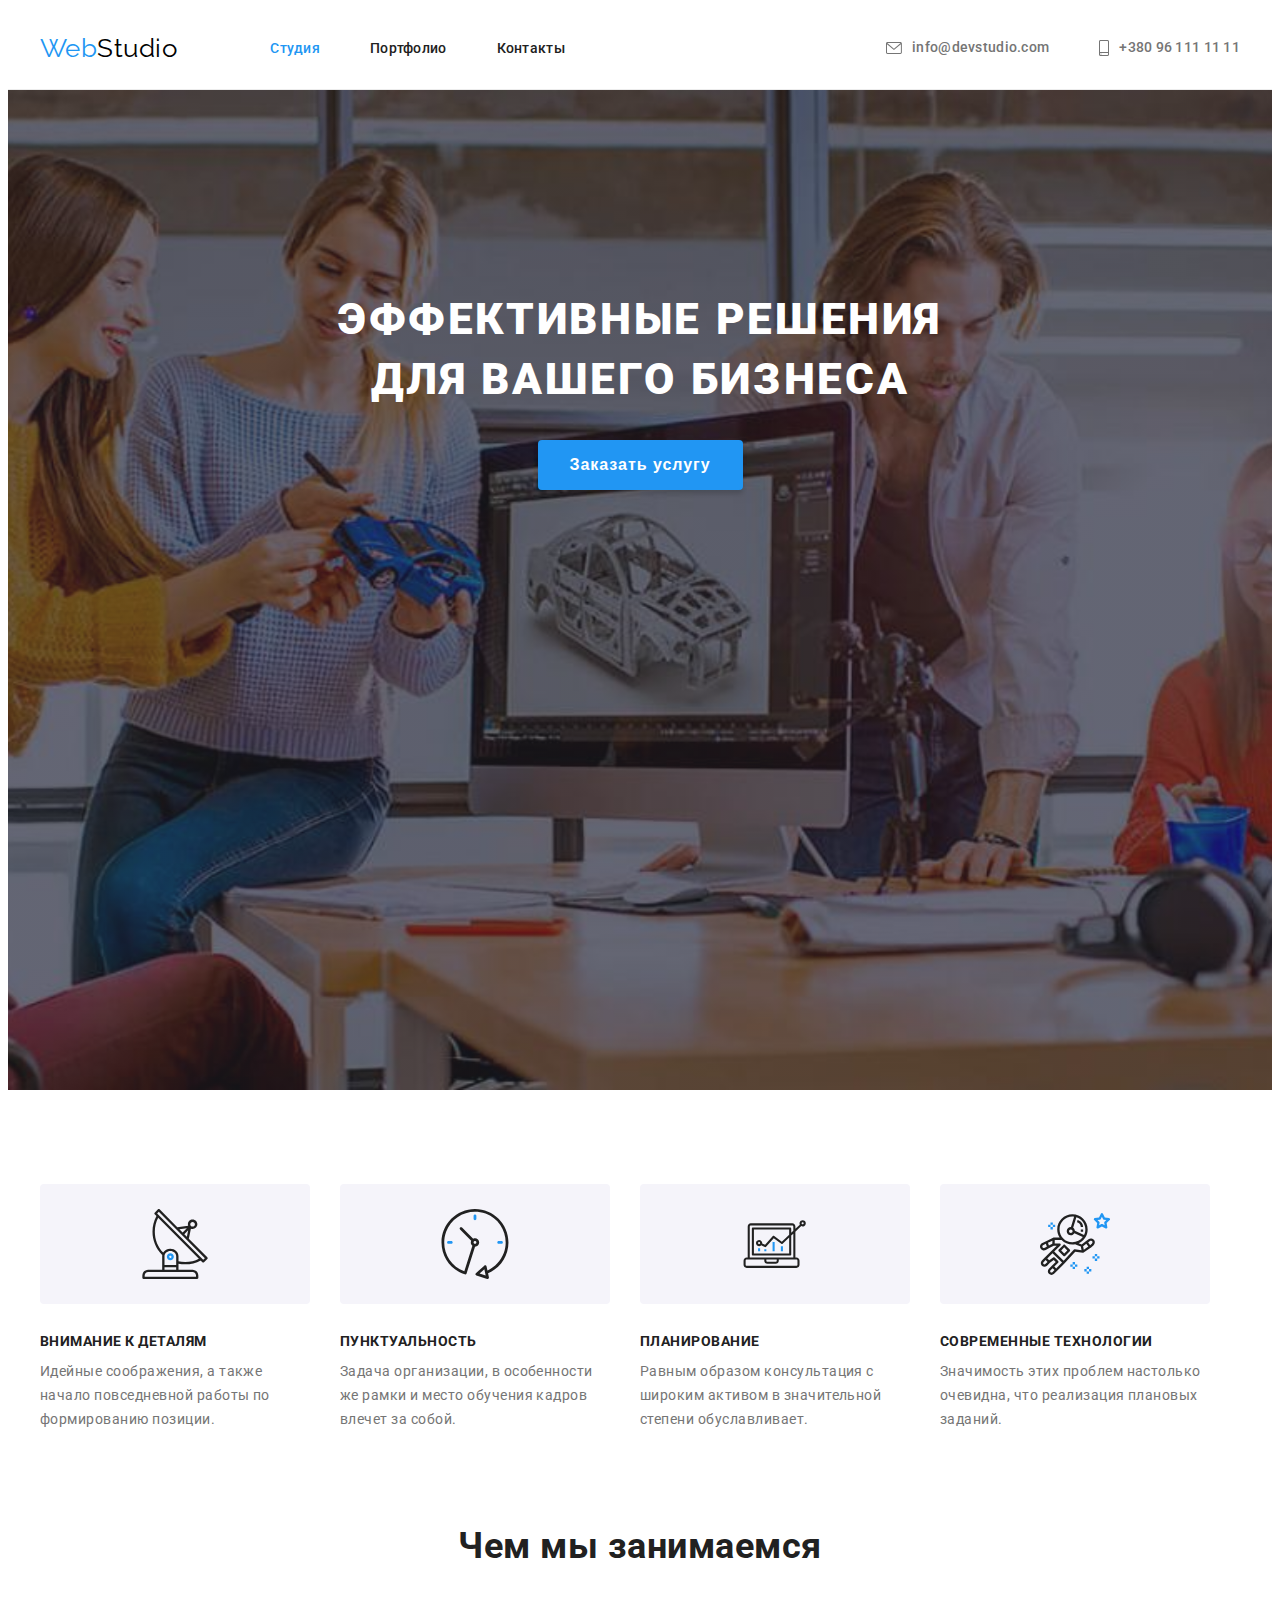
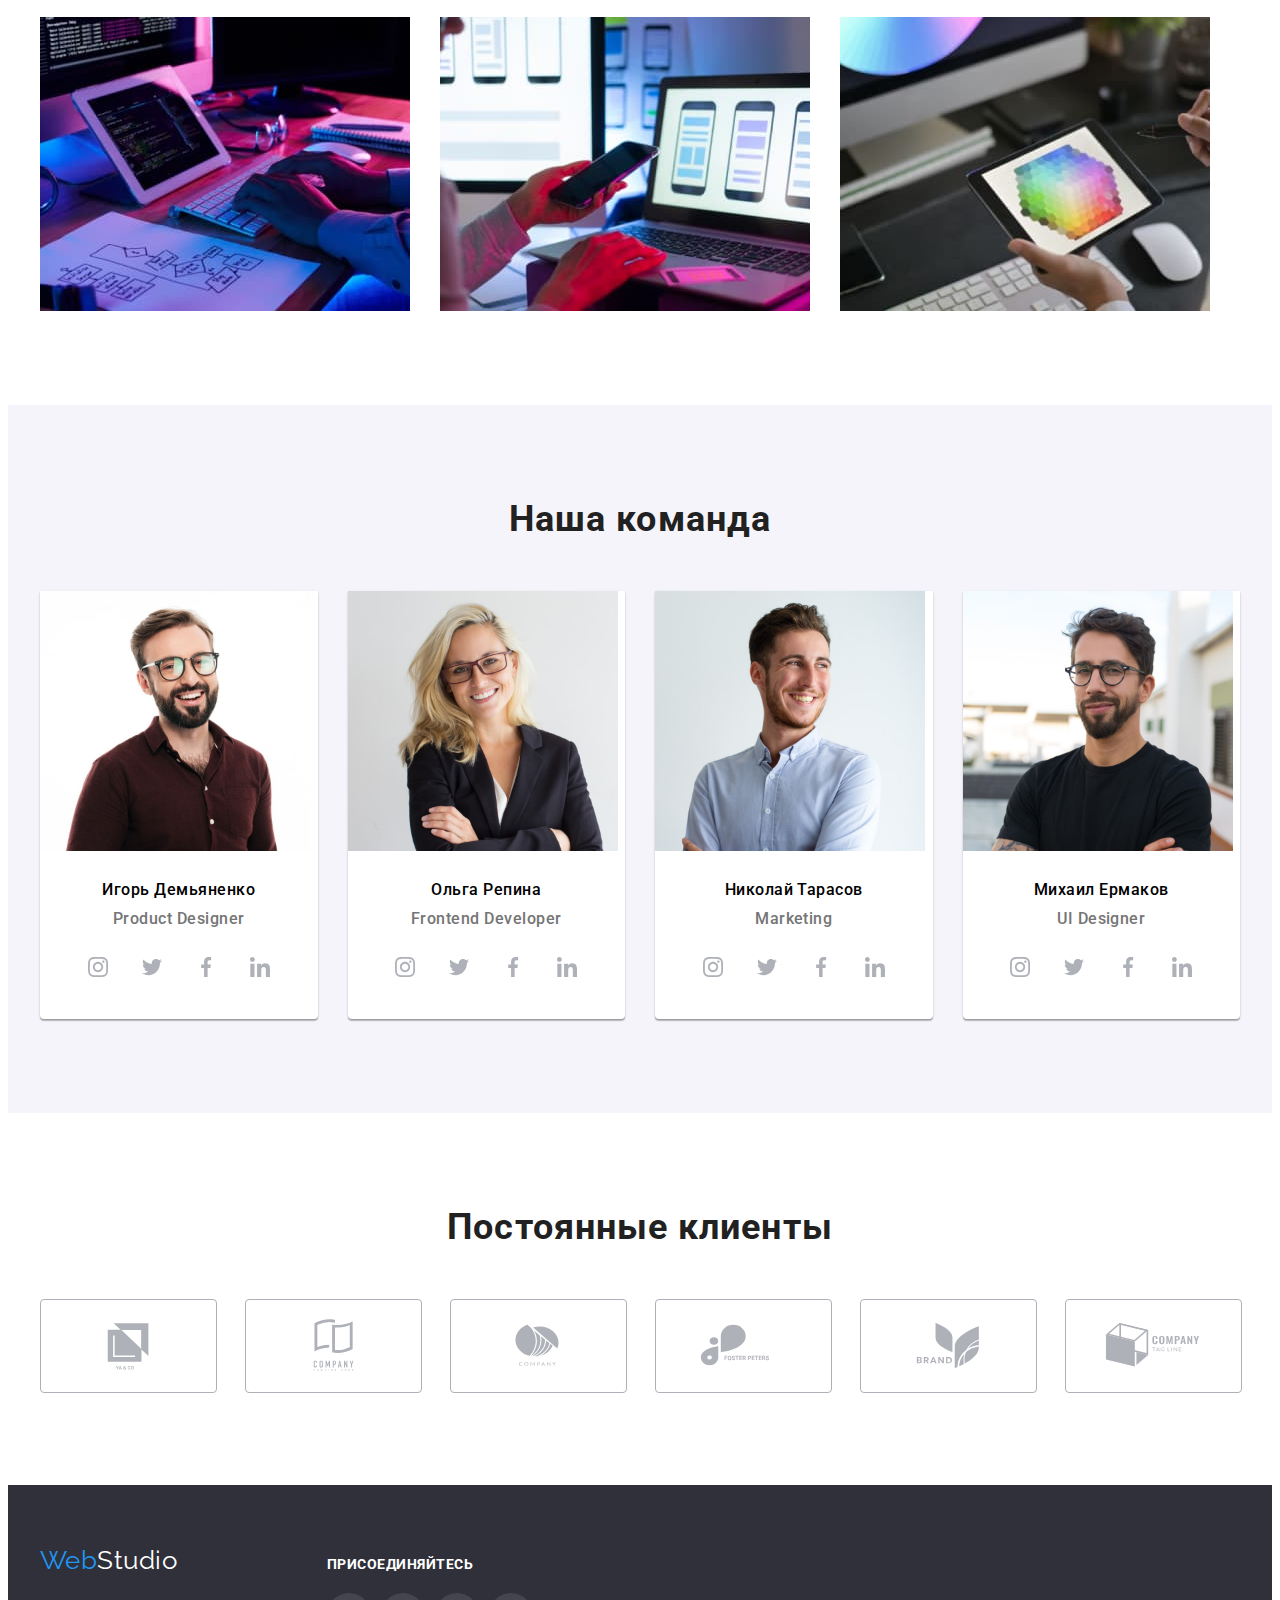
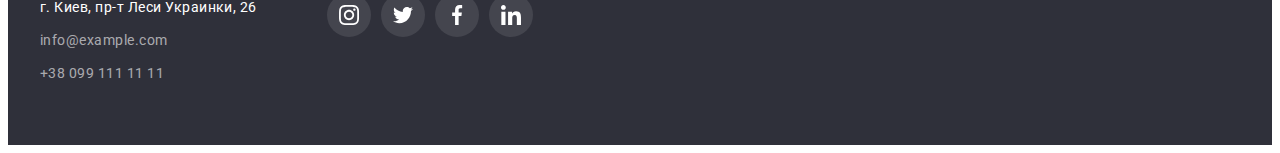
<file: index.html>
<!DOCTYPE html>
<html lang="ru">
<head>
    <meta charset="UTF-8">
    <meta http-equiv="X-UA-Compatible" content="IE=edge">
    <meta name="viewport" content="width=device-width, initial-scale=1.0">
    <title>WebStudio site</title>
    <link rel="preconnect" href="https://fonts.googleapis.com">
    <link rel="preconnect" href="https://fonts.gstatic.com" crossorigin>
    <link href="https://fonts.googleapis.com/css2?family=Raleway:wght@700&family=Roboto:wght@400;500;700;900&display=swap" rel="stylesheet">
    <link rel="stylesheet" href="https://cdnjs.cloudflare.com/ajax/libs/modern-normalize/1.1.0/modern-normalize.min.css" integrity="sha512-wpPYUAdjBVSE4KJnH1VR1HeZfpl1ub8YT/NKx4PuQ5NmX2tKuGu6U/JRp5y+Y8XG2tV+wKQpNHVUX03MfMFn9Q==" crossorigin="anonymous" referrerpolicy="no-referrer" />
    <link rel="stylesheet" href="./css/styles.css">
</head>
<body>
<!-- header -->
<header class="header">
    <div class="container header-container">
            <nav class="page-nav">
                <a href="./index.html" class="header-logo ">Web<span class="logo-color">Studio</span></a>
                <ul class="menu-nav list">
                    <li class="nav-item"><a class="nav-link link current-page" href="./index.html">Студия</a></li>
                    <li class="nav-item"><a class="nav-link link" href="./portfolio.html">Портфолио</a></li>
                    <li class="nav-item"><a class="nav-link link" href="">Контакты</a></li>
                </ul>
            </nav>
            <!-- contacts -->
                <ul class="contacts list">
                    <li class="contact-item">
                        <a href="mailto:info@devstudio.com" class="contact-link link">
                            <svg class="contact-mail-icon">
                                <use href="./images/symbol-defs.svg#envelope"></use>
                            </svg>
                    info@devstudio.com
                        </a>
                    </li>
                    <li class="contact-item">
                        <a href="tel:+380961111111" class="contact-link link">
                            <svg class="contact-tel-icon">
                                <use href="./images/symbol-defs.svg#smartphone"></use>
                            </svg>
                    +380 96 111 11 11
                        </a>
                    </li>
                </ul>
    </div>
</header>

<!-- main information -->
<main>
        <section class="hero hero-bg">
           <div class="container">
                <h1 class="hero-title">Эффективные решения для вашего бизнеса</h1>
                <button class="button btn" type="button">Заказать услугу</button>
           </div>
        </section>
   
    <!-- Our advantages -->
    <section class="section">
        <div class="container">
        <h2 class="visually-hidden">Наши особенности</h2>
            <ul class="features-list">
            <li class="features-item">
                <div class="features-icon">
                    <svg width="70" height="70">
                    <use href="./images/symbol-defs.svg#antenna"></use>
                </svg>
                </div>
                <h3 class="features-heading">Внимание к деталям</h3>
                <p class="features-paragraph">Идейные соображения, а также начало повседневной работы по формированию позиции.
                </p>
            </li>
            <li class="features-item">
                <div class="features-icon">
                    <svg width="70" height="70">
                    <use href="./images/symbol-defs.svg#clock"></use>
                </svg>
                </div>
                <h3 class="features-heading">Пунктуальность</h3>
                <p class="features-paragraph">Задача организации, в особенности же рамки и место обучения кадров влечет за
                    собой.</p>
            </li>
            <li class="features-item">
               <div class="features-icon">
                    <svg width="70" height="70">
                    <use href="./images/symbol-defs.svg#diagram"></use>
                </svg>
               </div>
                <h3 class="features-heading">Планирование</h3>
                <p class="features-paragraph">Равным образом консультация с широким активом в значительной степени
                    обуславливает.</p>
            </li>
            <li class="features-item">
               <div class="features-icon">
                    <svg width="70" height="70">
                    <use href="./images/symbol-defs.svg#astronaut"></use>
                </svg>
               </div>
                <h3 class="features-heading">Современные технологии</h3>
                <p class="features-paragraph">Значимость этих проблем настолько очевидна, что реализация плановых заданий.</p>
            </li>
        </ul>
    </div>
    
    </section>

    <!-- What are we doing -->
    <section class="activity section">
        <div class="container">
            <h2 class="activity-title">Чем мы занимаемся</h2>
            <ul class="activity-list">
                <li class="activity-item"><a href="">
                        <img class="activity-img" src="./images/development.jpg" alt="разработка сайта" width="370" height="294" />
                    </a>
                </li>
                <li class="activity-item">
                    <a href="">
                        <img class="activity-img" src="./images/mobile-version.jpg" alt="дизайн сайта" width="370" height="294" />
                    </a>
                </li>
                <li class="activity-item">
                    <a href="">
                        <img class="activity-img" src="./images/color-scheme.jpg" alt="стиль сайта" width="370" height="294" />
                    </a>
                </li>
            </ul>
        </div>
    </section>

    <!-- Our team -->
    <section class="work section">
        <div class="container">
            <h2 class="team">Наша команда</h2>
            <ul class="team-list">
                <li class="team-item">
                    <img class="team-img" src="./images/product-designer.jpg" alt="Дизайнер продукта" width="270" height="260" />
                    <div class="team-info">
                        <h3 class="about-name">Игорь Демьяненко</h3>
                        <p class="about-work">Product Designer</p>
                                <ul class="icon-list">
                                    <li class="icon-item">
                                        <a href="" class="icon-link">
                                            <svg class="social-icon">
                                                <use href="./images/symbol-defs.svg#instagram"></use>
                                            </svg>
                                        </a>
                                    </li>
                                    <li class="icon-item">
                                        <a href="" class="icon-link">
                                            <svg class="social-icon">
                                                <use href="./images/symbol-defs.svg#twitter"></use>
                                            </svg>
                                        </a>
                                    </li>
                                    <li class="icon-item">
                                        <a href="" class="icon-link">
                                            <svg class="social-icon">
                                                <use href="./images/symbol-defs.svg#facebook"></use>
                                            </svg>
                                        </a>
                                    </li>
                                    <li class="icon-item">
                                        <a href="" class="icon-link">
                                            <svg class="social-icon">
                                                <use href="./images/symbol-defs.svg#linkedin"></use>
                                            </svg>
                                        </a>
                                    
                                </ul>
                    </div>
                </li>
                <li class="team-item">
                    <img class="team-img" src="./images/frontend.jpg" alt="Фронтенд-разработчик" width="270" height="260" />
                    <div class="team-info">
                        <h3 class="about-name">Ольга Репина</h3>
                        <p class="about-work">Frontend Developer</p>
                                <ul class="icon-list">
                                    <li class="icon-item">
                                        <a href="" class="icon-link">
                                            <svg class="social-icon">
                                                <use href="./images/symbol-defs.svg#instagram"></use>
                                            </svg>
                                        </a>
                                    </li>
                                    <li class="icon-item">
                                        <a href="" class="icon-link">
                                            <svg class="social-icon">
                                                <use href="./images/symbol-defs.svg#twitter"></use>
                                            </svg>
                                        </a>
                                    </li>
                                    <li class="icon-item">
                                        <a href="" class="icon-link">
                                            <svg class="social-icon">
                                                <use href="./images/symbol-defs.svg#facebook"></use>
                                            </svg>
                                        </a>
                                    </li>
                                    <li class="icon-item">
                                        <a href="" class="icon-link">
                                            <svg class="social-icon">
                                                <use href="./images/symbol-defs.svg#linkedin"></use>
                                            </svg>
                                        </a>
                                    </li>
                                </ul>
                    </div>
                </li>
                <li class="team-item">
                    <img class="team-img" src="./images/marketing.jpg" alt="Маркетинг" width="270" height="260" />
                    <div class="team-info">
                        <h3 class="about-name">Николай Тарасов</h3>
                        <p class="about-work">Marketing</p>
                                <ul class="icon-list">
                                    <li class="icon-item">
                                        <a href="" class="icon-link">
                                            <svg class="social-icon">
                                                <use href="./images/symbol-defs.svg#instagram"></use>
                                            </svg>
                                        </a>
                                    </li>
                                    <li class="icon-item">
                                        <a href="" class="icon-link">
                                            <svg class="social-icon">
                                                <use href="./images/symbol-defs.svg#twitter"></use>
                                            </svg>
                                        </a>
                                    </li>
                                    <li class="icon-item">
                                        <a href="" class="icon-link">
                                            <svg class="social-icon">
                                                <use href="./images/symbol-defs.svg#facebook"></use>
                                            </svg>
                                        </a>
                                    </li>
                                    <li class="icon-item">
                                        <a href="" class="icon-link">
                                            <svg class="social-icon">
                                                <use href="./images/symbol-defs.svg#linkedin"></use>
                                            </svg>
                                        </a>
                                    </li>
                                </ul>
                    </div>
                </li>
                <li class="team-item">
                    <img class="team-img" src="./images/ui-designer.jpg" alt="Пользовательский интерфейс" width="270"
                        height="260" />
                    <div class="team-info">
                        <h3 class="about-name">Михаил Ермаков</h3>
                        <p class="about-work">UI Designer</p>
                                <ul class="icon-list">
                                    <li class="icon-item">
                                        <a href="" class="icon-link">
                                            <svg class="social-icon">
                                                <use href="./images/symbol-defs.svg#instagram"></use>
                                            </svg>
                                        </a>
                                    </li>
                                    <li class="icon-item">
                                        <a href="" class="icon-link">
                                            <svg class="social-icon">
                                                <use href="./images/symbol-defs.svg#twitter"></use>
                                            </svg>
                                        </a>
                                    </li>
                                    <li class="icon-item">
                                        <a href="" class="icon-link">
                                            <svg class="social-icon">
                                                <use href="./images/symbol-defs.svg#facebook"></use>
                                            </svg>
                                        </a>
                                    </li>
                                    <li class="icon-item">
                                        <a href="" class="icon-link">
                                            <svg class="social-icon">
                                                <use href="./images/symbol-defs.svg#linkedin"></use>
                                            </svg>
                                        </a>
                                    </li>
                                </ul>
                    </div>
                </li>
            </ul>         
        </div>
    </section>
    <section class="section">
        <div class="container">
            <h2 class="company-header">Постоянные клиенты</h2>
            <ul class="company-list">
                <li class="company-item">
                    <a href="" class="company-link">
                        <svg class="company-icon" width="106" height="60">
                            <use href="./images/symbol-defs.svg#first-company"></use>
                        </svg>
                    </a>
                </li>
                <li class="company-item">
                    <a href="" class="company-link">
                        <svg class="company-icon" width="106" height="60">
                            <use href="./images/symbol-defs.svg#second-company"></use>
                        </svg>
                    </a>
                </li>
                <li class="company-item">
                    <a href="" class="company-link">
                        <svg class="company-icon" width="106" height="60">
                            <use href="./images/symbol-defs.svg#third-company"></use>
                        </svg>
                    </a>
                </li>
                <li class="company-item">
                    <a href="" class="company-link">
                        <svg class="company-icon" width="106" height="60">
                            <use href="./images/symbol-defs.svg#fourth-company"></use>
                        </svg>
                    </a>
                </li>
                <li class="company-item">
                    <a href="" class="company-link">
                        <svg class="company-icon" width="106" height="60">
                            <use href="./images/symbol-defs.svg#fifth-company"></use>
                        </svg>
                    </a>
                </li>
                <li class="company-item">
                    <a href="" class="company-link">
                        <svg class="company-icon" width="106" height="60">
                            <use href="./images/symbol-defs.svg#sixth-company"></use>
                        </svg>
                    </a>
                </li>
            </ul>
        </div>
    </section>
</main>

<!-- footer -->
<footer class="footer">
    <div class="container footer-container">
        <div>
            <a class="footer-logo" href="./index.html">Web<span class="logo-color logo">Studio</span></a>
            <address class="address">
                <ul class="footer-list">
                    <li class="footer-item item-space"><a class="address-items"
                            href="https://www.google.com.ua/maps/place/%D0%B1%D1%83%D0%BB.+%D0%9B%D0%B5%D1%81%D0%B8+%D0%A3%D0%BA%D1%80%D0%B0%D0%B8%D0%BD%D0%BA%D0%B8,+26,+%D0%9A%D0%B8%D0%B5%D0%B2,+02000/@50.4265841,30.5361971,17z/data=!3m1!4b1!4m5!3m4!1s0x40d4cf0e033ecbe9:0x57a4dffefec77da0!8m2!3d50.4265807!4d30.5383858?hl=ru">
                            г. Киев, пр-т Леси Украинки, 26</a></li>
                    <li class="footer-item item-space"><a class="footer-contact" href="mailto:info@example.com">info@example.com</a>
                    </li>
                    <li class="footer-item item-space"><a class="footer-contact" href="tel:+380991111111">+38 099 111 11 11</a></li>
                </ul>
            </address>
        </div>
    
    <div>
        <h2 class="footer-header">присоединяйтесь</h2>
        <ul class="footer-icon-list">
            <li class="footer-icon-item">
                <a href="" class="footer-icon-link">
                    <svg class="footer-social-icon">
                        <use href="./images/symbol-defs.svg#instagram"></use>
                    </svg>
                </a>
            </li>
            <li class="footer-icon-item">
                <a href="" class="footer-icon-link">
                    <svg class="footer-social-icon">
                        <use href="./images/symbol-defs.svg#twitter"></use>
                    </svg>
                </a>
            </li>
            <li class="footer-icon-item">
                <a href="" class="footer-icon-link">
                    <svg class="footer-social-icon">
                        <use href="./images/symbol-defs.svg#facebook"></use>
                    </svg>
                </a>
            </li>
            <li class="footer-icon-item">
                <a href="" class="footer-icon-link">
                    <svg class="footer-social-icon">
                        <use href="./images/symbol-defs.svg#linkedin"></use>
                    </svg>
                </a>
            </li>
        </ul>
    </div>

    </div>

   
</footer>  

</body>
</html>
</file>
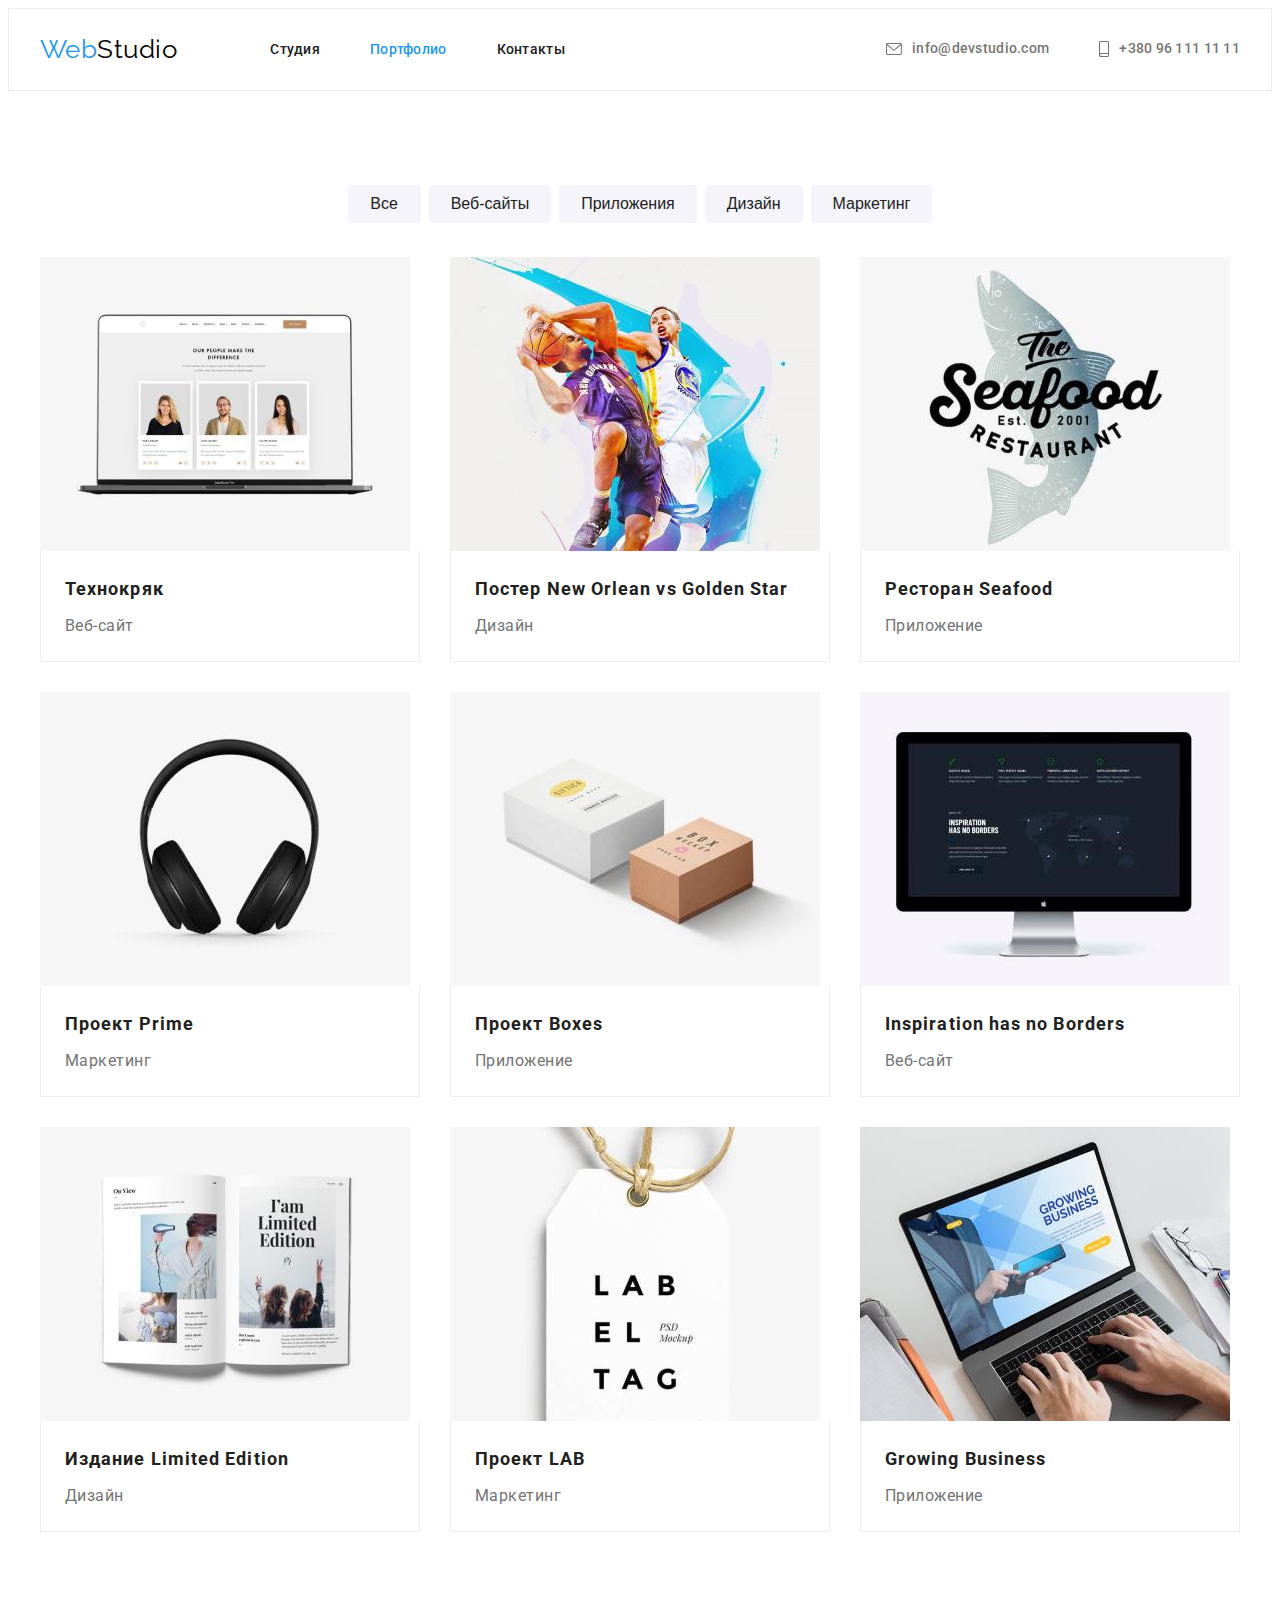
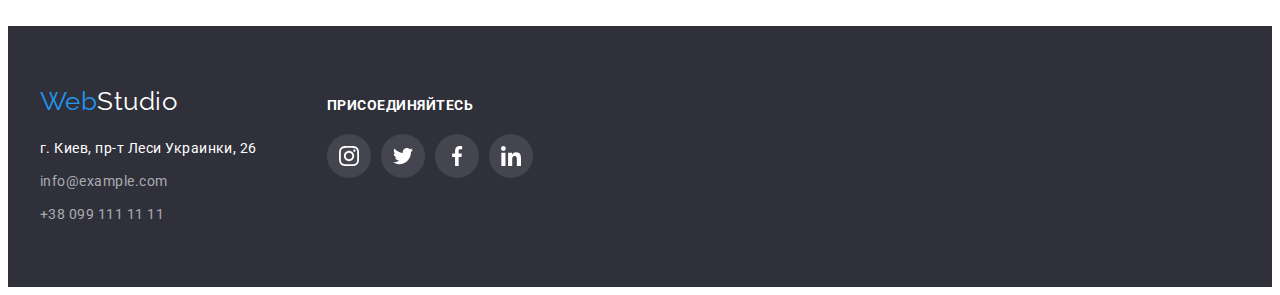
<file: portfolio.html>
<!DOCTYPE html>
<html lang="ru">
<head>
    <meta charset="UTF-8">
    <meta http-equiv="X-UA-Compatible" content="IE=edge">
    <meta name="viewport" content="width=device-width, initial-scale=1.0">
    <title>WebStudio</title>
    <link rel="preconnect" href="https://fonts.googleapis.com">
    <link rel="preconnect" href="https://fonts.gstatic.com" crossorigin>
    <link href="https://fonts.googleapis.com/css2?family=Raleway:wght@700&family=Roboto:wght@400;500;700;900&display=swap" rel="stylesheet">
    <link rel="stylesheet" href="https://cdnjs.cloudflare.com/ajax/libs/modern-normalize/1.1.0/modern-normalize.min.css" integrity="sha512-wpPYUAdjBVSE4KJnH1VR1HeZfpl1ub8YT/NKx4PuQ5NmX2tKuGu6U/JRp5y+Y8XG2tV+wKQpNHVUX03MfMFn9Q==" crossorigin="anonymous" referrerpolicy="no-referrer" />
    <link rel="stylesheet" href="./css/styles.css">
    
</head>
<body>
<!-- Хедер -->
<header class="portfolio-header">
    <div class="container portfolio-container">
        <nav class="portfolio">
            <a href="./index.html" class="portfol-logo">Web<span class="portfol-logo-color">Studio</span></a>
            <ul class="portfol-list">
                <li class="portfol-item"><a class="portfol-link links" href="./index.html">Студия</a></li>
                <li class="portfol-item"><a class="portfol-link links current-page" href="./portfolio.html">Портфолио</a></li>
                <li class="portfol-item"><a class="portfol-link links" href="">Контакты</a></li>
            </ul>
        </nav>
<!-- contacts -->
            <ul class="header-contacts">
                <li class="header-list"><a class="header-link link" href="mailto:info@devstudio.com">
                    <svg class="contact-mail-icon">
                        <use href="./images/symbol-defs.svg#envelope"></use>
                    </svg>
                    info@devstudio.com
                </a>
            </li>
                <li class="header-list"><a class="header-link link" href="tel:+380961111111">
                    <svg class="contact-tel-icon">
                        <use href="./images/symbol-defs.svg#smartphone"></use>
                    </svg>
                    +380 96 111 11 11
                </a>
            </li>
            </ul>
    </div>
</header>
<!-- герой -->
<main">
    <section class="section">
        <div class="container filter-container">
                <h1 class="visually-hidden" >filter</h1>
                <ul class="filter-list">
                    <li class="filter-item"><button class="filter-btn filter-button" type="button">Все</button></li>
                    <li class="filter-item"><button class="filter-btn filter-button" type="button">Веб-сайты</button></li>
                    <li class="filter-item"><button class="filter-btn filter-button" type="button">Приложения</button></li>
                    <li class="filter-item"><button class="filter-btn filter-button" type="button">Дизайн</button></li>
                    <li class="filter-item"><button class="filter-btn filter-button" type="button">Маркетинг</button></li>
                </ul>
        
                <ul class="gallery-list">
                    <li class="gallery-item">
                        <a class="gallery-link" href="">
                            <img class="gallery-img" src="./images/techno-crack.jpg" alt="сайт" width="370" height="294">
                            <div class="gallery-info">
                            <h2 class="gallery-heading">Технокряк</h3>
                            <p class="gallery-paragraph">Веб-сайт</p>
                            </div>
                        </a>
                    </li>
                    <li class="gallery-item">
                        <a class="gallery-link" href="">
                            <img class="gallery-img" src="./images/poster.jpg" alt="постер" width="370" height="294">
                            <div class="gallery-info">
                            <h2 class="gallery-heading">Постер New Orlean vs Golden Star</h3>
                            <p class="gallery-paragraph">Дизайн</p>
                            </div>
                        </a>
                    </li>
                    <li class="gallery-item">
                        <a class="gallery-link" href="">
                            <img class="gallery-img" src="./images/restaurant.jpg" alt="ресторан" width="370" height="294">
                            <div class="gallery-info">
                            <h2 class="gallery-heading">Ресторан Seafood</h3>
                            <p class="gallery-paragraph">Приложение</p>
                            </div>
                        </a>
                    </li>
                    <li class="gallery-item">
                        <a class="gallery-link" href="">
                            <img class="gallery-img" src="./images/prime.jpg" alt="наушники" width="370" height="294">
                            <div class="gallery-info">
                            <h2 class="gallery-heading">Проект Prime</h3>
                            <p class="gallery-paragraph">Маркетинг</p>
                            </div>
                        </a>
                    </li>
                    <li class="gallery-item">
                        <a class="gallery-link" href="">
                            <img class="gallery-img" src="./images/boxes.jpg" alt="коробки" width="370" height="294">
                            <div class="gallery-info">
                            <h2 class="gallery-heading">Проект Boxes</h3>
                            <p class="gallery-paragraph">Приложение</p>
                            </div>
                        </a>
                    </li>
                    <li class="gallery-item">
                        <a class="gallery-link" href="">
                            <img class="gallery-img" src="./images/web-site.jpg" alt="вдохновение" width="370" height="294">
                            <div class="gallery-info">
                            <h2 class="gallery-heading">Inspiration has no Borders</h3>
                            <p class="gallery-paragraph">Веб-сайт</p>
                            </div>
                        </a>
                    </li>
                    <li class="gallery-item">
                        <a class="gallery-link" href="">
                            <img class="gallery-img" src="./images/limited-edition.jpg" alt="журнал width" width="370" height="294">
                            <div class="gallery-info">
                            <h2 class="gallery-heading">Издание Limited Edition</h3>
                            <p class="gallery-paragraph">Дизайн</p>
                            </div>
                        </a>
                    </li>
                    <li class="gallery-item">
                        <a class="gallery-link" href="">
                            <img class="gallery-img" src="./images/lab.jpg" alt="бирка с шнурком" width="370" height="294">
                            <div class="gallery-info">
                            <h2 class="gallery-heading">Проект LAB</h3>
                            <p class="gallery-paragraph">Маркетинг</p>
                            </div>
                        </a>
                    </li>
                    <li class="gallery-item">
                        <a class="gallery-link" href="">
                            <img class="gallery-img" src="./images/business.jpg" alt="растущий бизнес" width="370" height="294">
                            <div class="gallery-info">
                            <h2 class="gallery-heading">Growing Business</h3>
                            <p class="gallery-paragraph">Приложение</p>
                            </div>
                        </a>
                    </li>
                </ul>
        </div>
       
    </section>
</main>
<!-- футер -->
<footer class="portfolio-footer">
    <div class="footer-container container">
        <div>
            <a class="logo-footer" href="./index.html">Web<span class="portfolio-logo">Studio</span></a>
            <address class="footer-address">
                <ul class="address-list">
                    <li class="address-item address-space"><a class="address-map"
                            href=”https://www.google.com.ua/maps/place/%D0%B1%D1%83%D0%BB.+%D0%9B%D0%B5%D1%81%D0%B8+%D0%A3%D0%BA%D1%80%D0%B0%D0%B8%D0%BD%D0%BA%D0%B8,+26,+%D0%9A%D0%B8%D0%B5%D0%B2,+02000/@50.4265841,30.5361971,17z/data=!3m1!4b1!4m5!3m4!1s0x40d4cf0e033ecbe9:0x57a4dffefec77da0!8m2!3d50.4265807!4d30.5383858?hl=ru”>
                            г. Киев, пр-т Леси Украинки, 26</a></li>
                    <li class="address-item address-space"><a class="address-contact"
                            href="mailto:info@example.com">info@example.com</a></li>
                    <li class="address-item address-space"><a class="address-contact" href="tel:+380991111111">+38 099 111 11 11</a>
                    </li>
                </ul>
            </address>
        </div>
        <div>
            <h2 class="footer-header">присоединяйтесь</h2>
            <ul class="footer-icon-list">
                <li class="footer-icon-item">
                    <a href="" class="footer-icon-link">
                        <svg class="footer-social-icon">
                            <use href="./images/symbol-defs.svg#instagram"></use>
                        </svg>
                    </a>
                </li>
                <li class="footer-icon-item">
                    <a href="" class="footer-icon-link">
                        <svg class="footer-social-icon">
                            <use href="./images/symbol-defs.svg#twitter"></use>
                        </svg>
                    </a>
                </li>
                <li class="footer-icon-item">
                    <a href="" class="footer-icon-link">
                        <svg class="footer-social-icon">
                            <use href="./images/symbol-defs.svg#facebook"></use>
                        </svg>
                    </a>
                </li>
                <li class="footer-icon-item">
                    <a href="" class="footer-icon-link">
                        <svg class="footer-social-icon">
                            <use href="./images/symbol-defs.svg#linkedin"></use>
                        </svg>
                    </a>
                </li>
            </ul>
        </div>
    </div>
    
</footer>

    
</body>
</html>
</file>
<file: css/styles.css>
:root {
  --primary-text-color: #212121;
  --secondary-text-color: #757575;
  --title-text-color: #000000;
  --accent-color: #2196f3;
  --primary-white-color: #ffffff;
  --secondary-darkgray-color: #2f303a;
  --third-title-color: #f5f4fa;
}
p,
h1,
h2,
h3,
h4,
h5,
h6 {
  margin: 0;
}
ul {
  list-style: none;
  margin: 0;
  padding-left: 0;
}
img {
  display: block;
  max-width: 100%;
  height: auto;
}
body {
  font-family: 'Roboto', sans-serif;
  color: var(--primary-text-color);
  letter-spacing: 0.03em;
  line-height: 1.14;
}

/* -------HEADER------ */
.header {
  background-color: var(--primary-white-color);
  border-bottom: 1px solid #ececec;
}
.container {
  width: 1200px;
  margin: 0 auto;
  padding: 0 15px;
}
.header-container {
  display: flex;
  align-items: center;
}
/* LOGO */
.header-logo {
  font-family: 'Raleway', sans-serif;
  font-size: 26px;
  line-height: 1.19;
  color: var(--accent-color);
  text-decoration: none;
  margin-right: 93px;
  padding-top: 25px;
  padding-bottom: 25px;
  align-items: center;
}
.list {
  list-style: none;
  display: flex;
}
.logo-color {
  color: var(--title-text-color);
}
/* NAVIGATION */
.page-nav {
  display: flex;
  align-items: center;
}
.nav-link {
  color: var(--primary-text-color);
  font-weight: 500;
  font-size: 14px;
  letter-spacing: 0.02em;
}

.nav-item:not(:last-child) {
  margin-right: 50px;
}
.nav-link:hover,
.nav-link:focus {
  color: var(--accent-color);
}
.link {
  text-decoration: none;
}
.link.current-page {
  color: var(--accent-color);
}
/* CONTACTS */
.contacts {
  display: flex;
  margin-left: auto;
  align-items: center;
}

.contacts .link {
  color: var(--secondary-text-color);
  font-weight: 500;
  font-size: 14px;
  letter-spacing: 0.02em;
  padding: 32px 0px 32px 0px;
  display: inline-flex;
  align-self: start;
  justify-content: center;
}
.contact-link {
  align-items: center;
  display: inline-flex;
}

.contact-mail-icon {
  margin-right: 10px;
  width: 16px;
  height: 12px;
  fill: currentColor;
}
.contact-tel-icon {
  margin-right: 10px;
  width: 10px;
  height: 16px;
  fill: currentColor;
}
.contact-link:hover,
.contact-link:focus {
  color: var(--accent-color);
}
.contact-item:not(:first-child) {
  margin-left: 50px;
}

/* ---------MAIN--------- */
.visually-hidden {
  position: absolute;
  clip: rect(0 0 0 0);
  width: 1px;
  height: 1px;
  margin: -1px;
}

.hero {
  background-color: var(--secondary-darkgray-color);
  text-align: center;
  padding: 200px 0;
}
.hero-bg {
  max-width: 1600px;
  height: 600px;
  margin-left: auto;
  margin-right: auto;
  background-image: linear-gradient(rgba(47, 48, 58, 0.4), rgba(47, 48, 58, 0.4)),
    url(../images/main-bg.jpg);
  background-repeat: no-repeat;
  background-position: center;
  background-size: cover;
}

.hero-title {
  color: var(--primary-white-color);
  font-weight: 900;
  font-size: 44px;
  line-height: 1.36;
  text-align: center;
  letter-spacing: 0.06em;
  text-transform: uppercase;
  margin-bottom: 30px;
  max-width: 696px;
  margin-left: auto;
  margin-right: auto;
}
.button {
  cursor: pointer;
  color: var(--primary-white-color);
  background-color: var(--accent-color);
}
.btn {
  font-style: inherit;
  font-weight: bold;
  font-size: 16px;
  line-height: 1.87;
  letter-spacing: 0.06em;
  box-shadow: 0px 4px 4px rgba(0, 0, 0, 0.15);
  border-radius: 4px;
  border: 0;
  padding: 10px 32px;
  min-width: 200px;
}
/* ------OUR ADVANTAGES------ */
.section {
  padding-top: 94px;
  padding-bottom: 94px;
}
.features-list {
  display: flex;
}
.features-item:not(:last-child) {
  margin-right: 30px;
}
.features-icon {
  display: flex;
  height: 120px;
  width: 100%;
  margin-bottom: 30px;
  background-color: #f5f4fa;
  border-radius: 4px;
  justify-content: center;
  align-items: center;
}
.features-heading {
  font-weight: 700;
  font-size: 14px;
  text-transform: uppercase;
  color: var(--primary-text-color);
  margin-bottom: 10px;
}
.features-paragraph {
  font-size: 14px;
  line-height: 1.71;
  color: var(--secondary-text-color);
  width: 270px;
}
.features-title {
  font-weight: 700;
  font-size: 36px;
  line-height: 1.16;
}
.activity {
  padding-top: 0px;
}
.activity-title {
  font-weight: 700;
  font-size: 36px;
  line-height: 1.16;
  text-align: center;
  margin-bottom: 50px;
}
.activity-item:not(:last-child) {
  margin-right: 30px;
}
.activity-list {
  display: flex;
}

/* -----OUR TEAM------ */
.work {
  background-color: var(--third-title-color);
}
.team {
  font-weight: 700;
  font-size: 36px;
  line-height: 1.16;
  letter-spacing: 0.03em;
  text-align: center;
  margin-bottom: 50px;
}
.team-list {
  display: flex;
  margin-left: calc(-1 * 30px);
}
.team-list .team-item {
  margin-left: 30px;
  flex-basis: calc(100% / 4 - 30px);
  border-radius: 0px 0px 4px 4px;
  box-shadow: 0px 1px 3px rgba(0, 0, 0, 0.12), 0px 1px 1px rgba(0, 0, 0, 0.14),
    0px 2px 1px rgba(0, 0, 0, 0.2);
}
.team-item {
  background-color: var(--primary-white-color);
}
.team-info {
  padding: 30px 0;
  text-align: center;
}
.about-name {
  font-weight: 500;
  font-size: 16px;
  line-height: 1.18;
  text-align: center;
  color: var(--title-text-color);
  margin-bottom: 10px;
}
.about-work {
  color: var(--secondary-text-color);
  font-weight: 500;
  font-size: 16px;
  line-height: 1.18;
  text-align: center;
  margin-bottom: 16px;
}
.icon-list {
  display: flex;
  justify-content: center;
}
.icon-item + .icon-item {
  margin-left: 10px;
}
.icon-item {
  width: 44px;
  height: 44px;
}
.social-icon {
  width: 20px;
  height: 20px;
  fill: #afb1b8;
}
.icon-link {
  width: 100%;
  height: 100%;
  display: block;
  border-radius: 50%;
  display: flex;
  align-items: center;
  justify-content: center;
  background-color: #ffffff;
}
.icon-link:hover,
.icon-link:focus {
  background-color: var(--accent-color);
}
.icon-link:hover .social-icon,
.icon-link:focus .social-icon {
  fill: var(--primary-white-color);
}
/* COMPANIES */
.company-header {
  font-weight: 700;
  font-size: 36px;
  line-height: 1.16;
  letter-spacing: 0.03em;
  text-align: center;
  margin-bottom: 50px;
}
.company-list {
  margin-left: -30px;
  display: flex;
  justify-content: center;
}
.company-item {
  height: 92px;
}
.company-list .company-item {
  margin-left: 30px;
  flex-basis: calc(100% / 6 - 30px);
}
.company-link {
  width: 100%;
  height: 100%;
  display: block;
  border: 1px solid #afb1b8;
  border-radius: 4px;
  display: flex;
  align-items: center;
  justify-content: center;
  background-color: #ffffff;
}
.company-link:hover,
.company-link:focus {
  border-color: var(--accent-color);
}
.company-icon {
  fill: #afb1b8;
}
.company-link:hover .company-icon,
.company-link:focus .company-icon {
  fill: var(--accent-color);
}
/* -------FOOTER-------- */
.footer-container {
  display: flex;
  align-items: baseline;
}
.footer-container > *:first-child {
  margin-right: 70px;
}
.footer {
  background-color: var(--secondary-darkgray-color);
  padding: 60px 0;
}

.footer-logo {
  font-family: 'Raleway', sans-serif;
  font-size: 26px;
  line-height: 1.19;
  color: var(--accent-color);
  text-decoration: none;
}
.logo {
  color: var(--primary-white-color);
}
.footer-logo {
  display: block;
  margin-bottom: 20px;
}
.address {
  font-style: normal;
}

.footer-item {
  font-size: 14px;
  line-height: 1.71;
}
.item-space:not(:last-child) {
  margin-bottom: 9px;
}

.address-items {
  color: var(--primary-white-color);
  text-decoration: none;
}
.footer-contact {
  font-size: 14px;
  line-height: 1.71;
  color: rgba(255, 255, 255, 0.6);
  text-decoration: none;
}
.footer-contact:hover,
.footer-contact:focus {
  color: var(--accent-color);
}
.footer-list .address-items,
.footer-list .footer-contact {
  display: block;
}
.footer-header {
  display: inline-block;
  margin-bottom: 20px;
  font-weight: 700;
  font-size: 14px;
  text-transform: uppercase;
  color: var(--primary-white-color);
}
.footer-icon-link {
  width: 100%;
  height: 100%;
  display: block;
  border-radius: 50%;
  display: flex;
  align-items: center;
  justify-content: center;
  background-color: rgba(255, 255, 255, 0.1);
}

.footer-icon-list {
  display: flex;
  justify-content: center;
}
.footer-icon-item + .footer-icon-item {
  margin-left: 10px;
}
.footer-icon-item {
  width: 44px;
  height: 44px;
}
.footer-icon-link:hover,
.footer-icon-link:focus {
  background-color: var(--accent-color);
}

.footer-social-icon {
  width: 20px;
  height: 20px;
  fill: var(--primary-white-color);
}

/* ------PORTFOLIO----------*/
.portfolio-header {
  background-color: var(--primary-white-color);
  border: 1px solid #ececec;
}
.portfolio-container {
  display: flex;
  align-items: center;
}
.portfolio {
  display: flex;
  align-items: center;
}
.portfol-logo {
  font-family: 'Raleway', sans-serif;
  font-size: 26px;
  line-height: 1.19;
  color: var(--accent-color);
  text-decoration: none;
  margin-right: 93px;
  padding-top: 25px;
  padding-bottom: 25px;
  align-items: center;
}
.portfol-logo-color {
  color: var(--title-text-color);
}
.portfol-list {
  display: flex;
}
.portfol-link {
  color: var(--primary-text-color);
  font-weight: 500;
  font-size: 14px;
  letter-spacing: 0.02em;
  text-decoration: none;
}
.portfol-link:hover,
.portfol-link:focus {
  color: var(--accent-color);
}
.links.current-page {
  color: var(--accent-color);
}

.portfol-item:not(:last-child) {
  margin-right: 50px;
}
.header-contacts {
  text-decoration: none;
  display: flex;
  margin-left: auto;
  align-items: center;
}
.header-link {
  color: var(--secondary-text-color);
  font-weight: 500;
  font-size: 14px;
  letter-spacing: 0.02em;
  display: flex;
  align-items: center;
}
.header-link:hover,
.header-link:focus {
  color: var(--accent-color);
}
.header-list:not(:first-child) {
  margin-left: 50px;
}

.filter-list {
  text-decoration: none;
  display: flex;
  justify-content: center;
  margin-bottom: 34px;
}
.filter-item:not(:last-child) {
  margin-right: 8px;
}
.filter-button {
  cursor: pointer;
  color: var(--primary-text-color);
  background-color: var(--third-title-color);
}
.filter-button:hover,
.filter-button:focus {
  background-color: var(--accent-color);
  color: var(--primary-white-color);
  box-shadow: 0px 4px 4px rgba(0, 0, 0, 0.25);
}
.filter-btn {
  font-style: inherit;
  font-weight: 500;
  font-size: 16px;
  line-height: 1.62;
  text-align: center;
  border-radius: 4px;
  border: 0;
  padding: 6px 22px;
  min-width: 73px;
}
.gallery-list {
  display: flex;
  flex-wrap: wrap;
  margin-top: calc(-1 * 30px);
  margin-left: calc(-1 * 30px);
}
.gallery-list .gallery-item {
  margin-top: 30px;
  margin-left: 30px;
  flex-basis: calc(100% / 3 - 30px);
}

.gallery-info {
  padding: 20px 24px;
  border-right: 1px solid #eeeeee;
  border-bottom: 1px solid #eeeeee;
  border-left: 1px solid #eeeeee;
}
.gallery-heading {
  font-weight: 700;
  font-size: 18px;
  line-height: 2;
  letter-spacing: 0.06em;
  color: var(--primary-text-color);
  margin-bottom: 4px;
}
.gallery-link {
  display: block;
  text-decoration: none;
}
.gallery-link:hover,
.gallery-link:hover {
  box-shadow: 0px 1px 1px rgba(0, 0, 0, 0.12), 0px 4px 4px rgba(0, 0, 0, 0.06),
    1px 4px 6px rgba(0, 0, 0, 0.16);
}
.gallery-paragraph {
  font-weight: 400;
  font-size: 16px;
  line-height: 30px;
  color: var(--secondary-text-color);
}
/* -------FOOTER--------- */
.portfolio-footer {
  padding: 60px 0;
}
.logo-footer {
  font-family: 'Raleway', sans-serif;
  font-size: 26px;
  line-height: 1.19;
  color: var(--accent-color);
  text-decoration: none;
  display: block;
  margin-bottom: 20px;
}
.portfolio-logo {
  color: var(--primary-white-color);
}
.portfolio-footer {
  background-color: var(--secondary-darkgray-color);
}
.footer-address {
  font-style: normal;
}

.address-map {
  font-size: 14px;
  line-height: 1.71;
  color: var(--primary-white-color);
  text-decoration: none;
}
.address-item {
  color: var(--primary-white-color);
}
.address-space:not(:last-child) {
  margin-bottom: 9px;
}
.address-contact {
  font-size: 14px;
  line-height: 1.71;
  color: rgba(255, 255, 255, 0.6);
  text-decoration: none;
}
.address-contact:hover,
.address-contact:focus {
  color: var(--accent-color);
}
</file>
